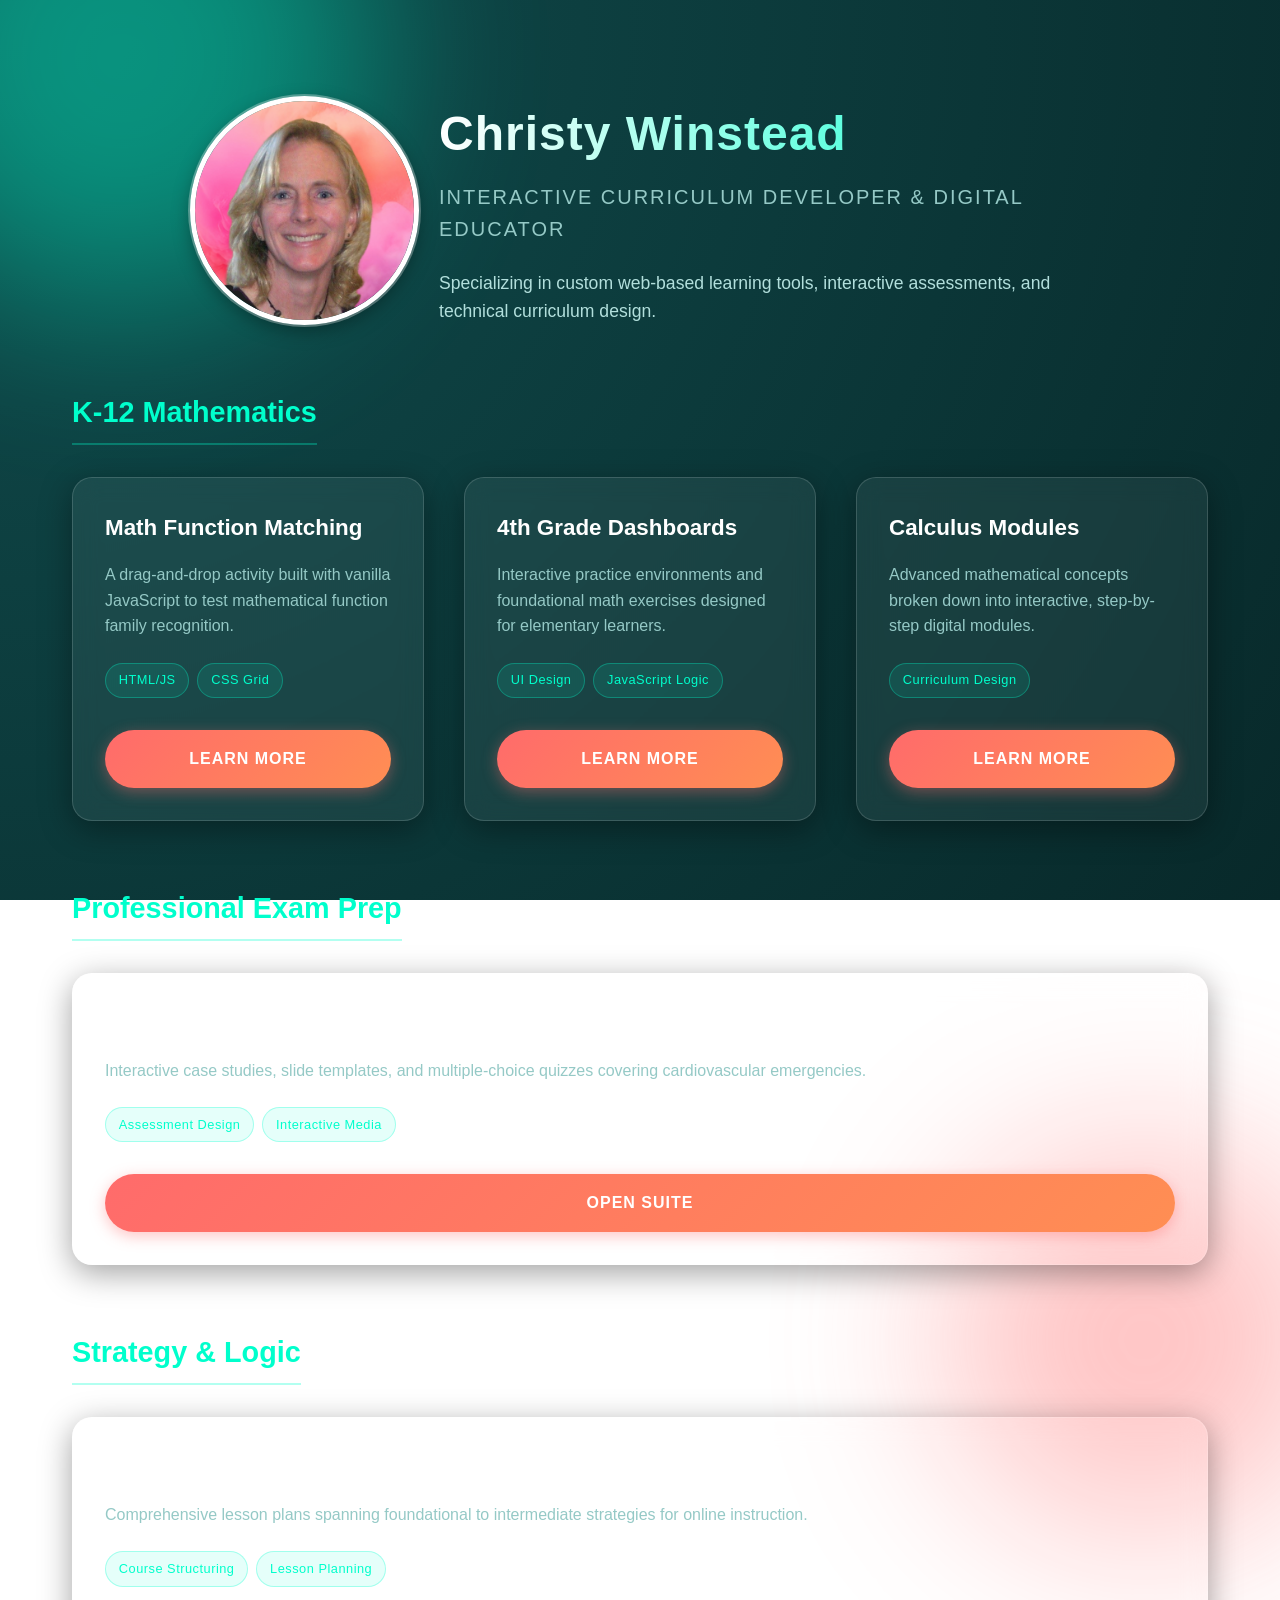
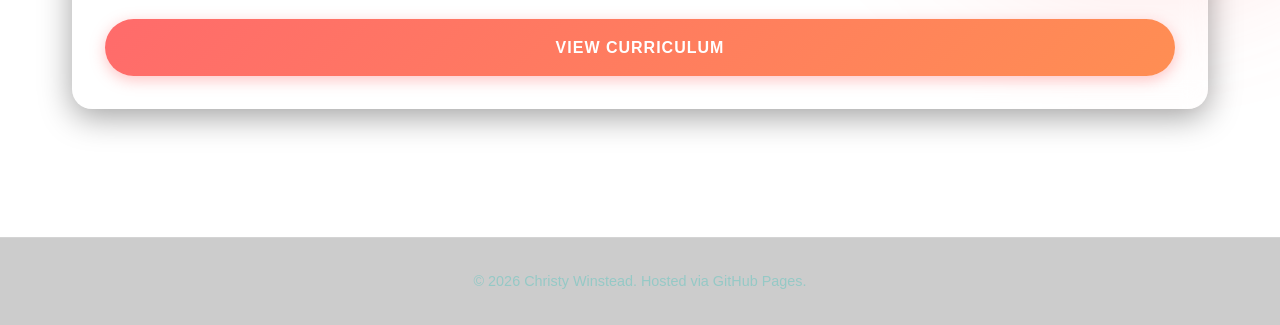
<file: index.html>
<!DOCTYPE html>
<html lang="en">
<head>
    <meta charset="UTF-8">
    <meta name="viewport" content="width=device-width, initial-scale=1.0">
    <title>Christy Winstead | Interactive Portfolio</title>
    <link rel="stylesheet" href="style.css?v=mobile-responsive">
</head>
<body>
    <!-- Decorative background elements -->
    <div class="blob blob-1"></div>
    <div class="blob blob-2"></div>

    <header>
        <div class="header-container">
            <div class="header-intro">
                <img src="profile-image.jpg" alt="Christy Winstead" class="profile-avatar">
                <div class="header-copy">
                    <h1>Christy Winstead</h1>
                    <h2>Interactive Curriculum Developer & Digital Educator</h2>
                    <p>Specializing in custom web-based learning tools, interactive assessments, and technical curriculum design.</p>
                </div>
            </div>
        </div>
    </header>

    <main class="portfolio-container">
        <!-- K-12 Mathematics Section -->
        <section class="portfolio-section">
            <h3>K-12 Mathematics</h3>
            <div class="grid">
                <div class="card">
                    <div class="card-content">
                        <h4>Math Function Matching</h4>
                        <p>A drag-and-drop activity built with vanilla JavaScript to test mathematical function family recognition.</p>
                        <div class="tags">
                            <span class="tag">HTML/JS</span>
                            <span class="tag">CSS Grid</span>
                        </div>
                    </div>
                    <div class="card-action">
                        <a href="./K12_Mathematics/Function_Matching_DragDrop/index.html" class="btn">Learn More</a>
                    </div>
                </div>
                
                <div class="card">
                    <div class="card-content">
                        <h4>4th Grade Dashboards</h4>
                        <p>Interactive practice environments and foundational math exercises designed for elementary learners.</p>
                        <div class="tags">
                            <span class="tag">UI Design</span>
                            <span class="tag">JavaScript Logic</span>
                        </div>
                    </div>
                    <div class="card-action">
                        <a href="./K12_Mathematics/4th_Grade_Activities/index.html" class="btn">Learn More</a>
                    </div>
                </div>

                <div class="card">
                    <div class="card-content">
                        <h4>Calculus Modules</h4>
                        <p>Advanced mathematical concepts broken down into interactive, step-by-step digital modules.</p>
                        <div class="tags">
                            <span class="tag">Curriculum Design</span>
                        </div>
                    </div>
                    <div class="card-action">
                        <a href="./K12_Mathematics/Calculus_Modules/index.html" class="btn">Learn More</a>
                    </div>
                </div>
            </div>
        </section>

        <!-- Professional Exam Prep Section -->
        <section class="portfolio-section">
            <h3>Professional Exam Prep</h3>
            <div class="grid">
                <div class="card">
                    <div class="card-content">
                        <h4>NREMT Clinical Review</h4>
                        <p>Interactive case studies, slide templates, and multiple-choice quizzes covering cardiovascular emergencies.</p>
                        <div class="tags">
                            <span class="tag">Assessment Design</span>
                            <span class="tag">Interactive Media</span>
                        </div>
                    </div>
                    <div class="card-action">
                        <a href="./Professional_Exam_Prep/NREMT_Review_Suite/index.html" class="btn">Open Suite</a>
                    </div>
                </div>
            </div>
        </section>

        <!-- Strategy & Logic Section -->
        <section class="portfolio-section">
            <h3>Strategy & Logic</h3>
            <div class="grid">
                <div class="card">
                    <div class="card-content">
                        <h4>16-Session Chess Curriculum</h4>
                        <p>Comprehensive lesson plans spanning foundational to intermediate strategies for online instruction.</p>
                        <div class="tags">
                            <span class="tag">Course Structuring</span>
                            <span class="tag">Lesson Planning</span>
                        </div>
                    </div>
                    <div class="card-action">
                        <a href="./Strategy_and_Logic/Chess_Curriculum/index.html" class="btn">View Curriculum</a>
                    </div>
                </div>
            </div>
        </section>
    </main>

    <footer>
        <p>&copy; 2026 Christy Winstead. Hosted via GitHub Pages.</p>
    </footer>

    <script>
        (() => {
            const intro = document.querySelector('.header-intro');
            const copy = document.querySelector('.header-copy');

            if (!intro || !copy) return;

            const syncPortraitSize = () => {
                const isMobile = window.matchMedia('(max-width: 640px)').matches;
                const size = isMobile ? 112 : Math.round(copy.getBoundingClientRect().height);
                intro.style.setProperty('--portrait-size', `${size}px`);
            };

            syncPortraitSize();
            new ResizeObserver(syncPortraitSize).observe(copy);
            window.addEventListener('resize', syncPortraitSize);
            window.addEventListener('load', syncPortraitSize);
        })();
    </script>
</body>
</html>
</file>
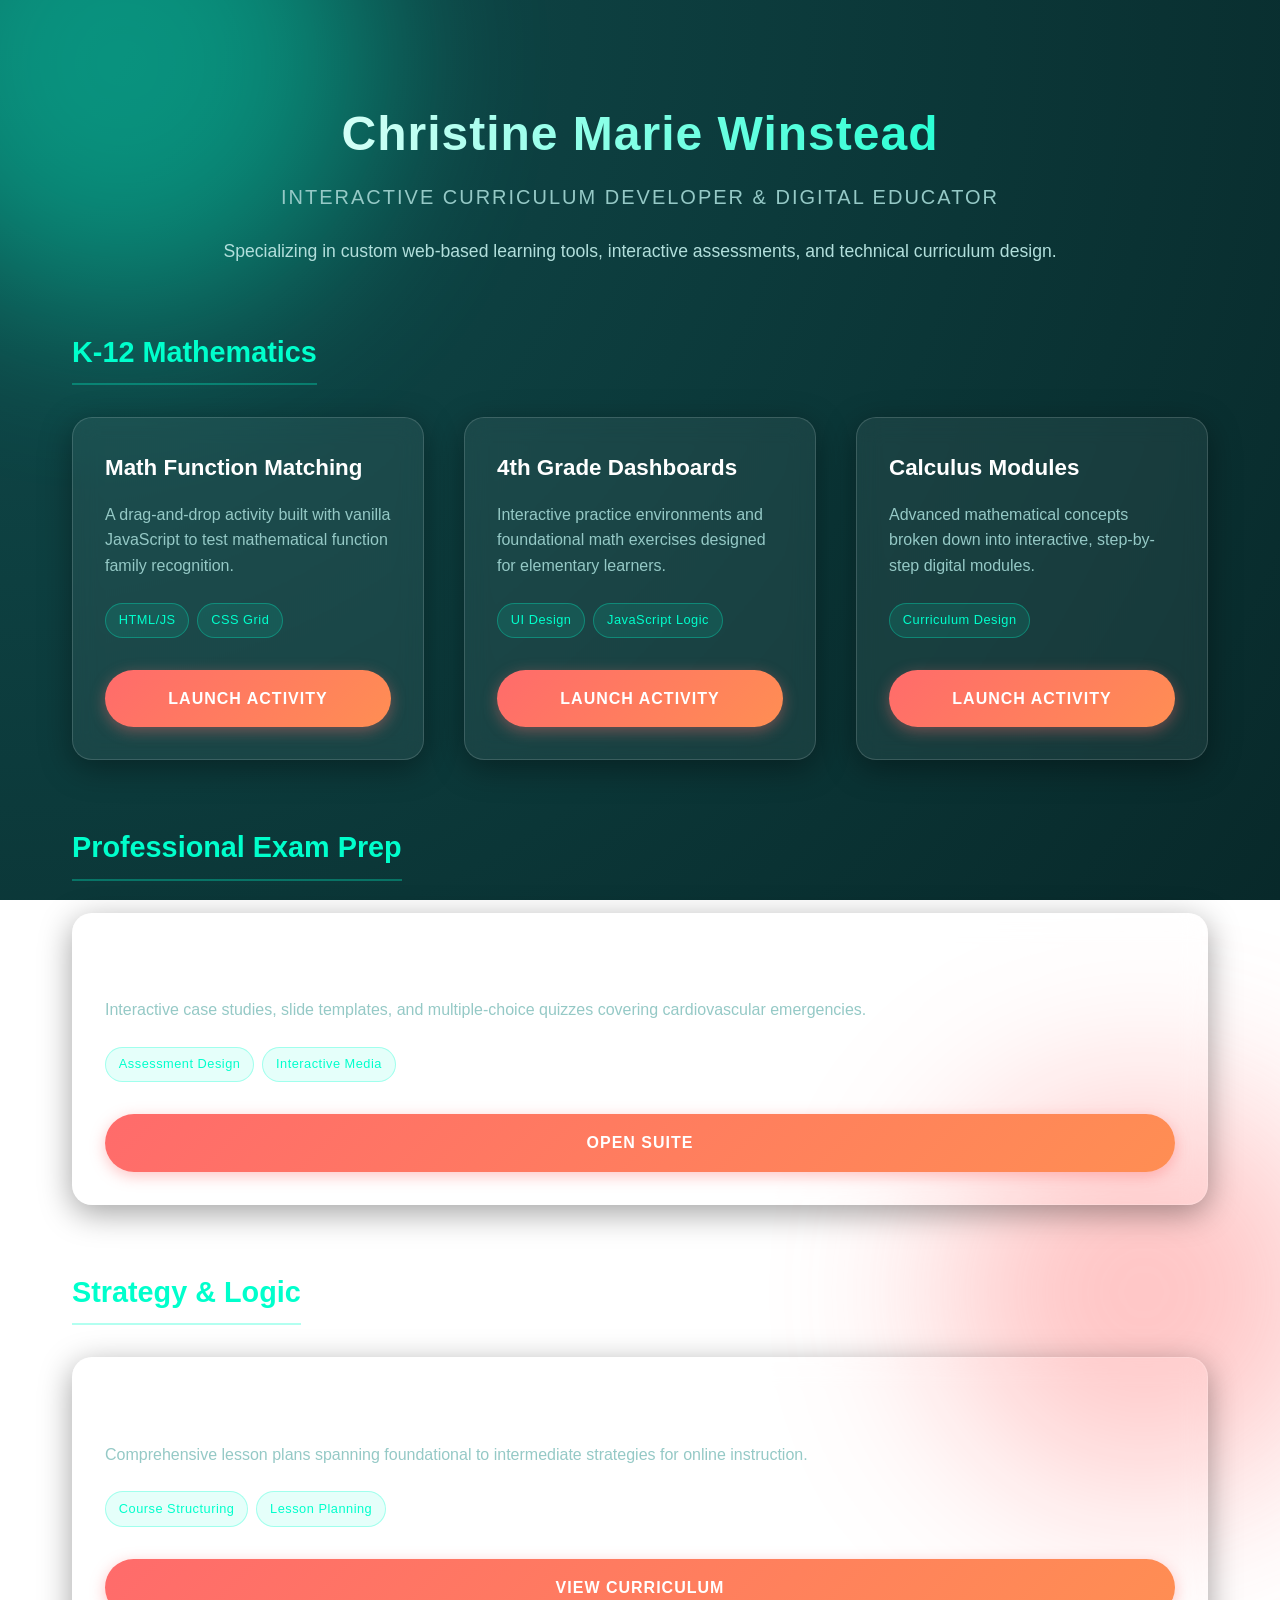
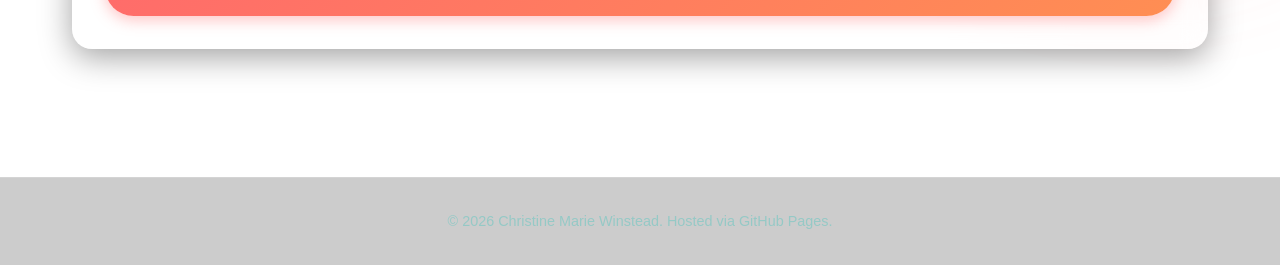
<file: portfolio-dashboard-gemini.html>
<!DOCTYPE html>
<html lang="en">
<head>
    <meta charset="UTF-8">
    <meta name="viewport" content="width=device-width, initial-scale=1.0">
    <title>Christine Marie Winstead | Interactive Portfolio</title>
    <link rel="stylesheet" href="style.css">
</head>
<body>
    <!-- Decorative background elements -->
    <div class="blob blob-1"></div>
    <div class="blob blob-2"></div>

    <header>
        <div class="header-container">
            <h1>Christine Marie Winstead</h1>
            <h2>Interactive Curriculum Developer & Digital Educator</h2>
            <p>Specializing in custom web-based learning tools, interactive assessments, and technical curriculum design.</p>
        </div>
    </header>

    <main class="portfolio-container">
        <!-- K-12 Mathematics Section -->
        <section class="portfolio-section">
            <h3>K-12 Mathematics</h3>
            <div class="grid">
                <div class="card">
                    <div class="card-content">
                        <h4>Math Function Matching</h4>
                        <p>A drag-and-drop activity built with vanilla JavaScript to test mathematical function family recognition.</p>
                        <div class="tags">
                            <span class="tag">HTML/JS</span>
                            <span class="tag">CSS Grid</span>
                        </div>
                    </div>
                    <div class="card-action">
                        <a href="./K12_Mathematics/Function_Matching_DragDrop/index.html" class="btn">Launch Activity</a>
                    </div>
                </div>
                
                <div class="card">
                    <div class="card-content">
                        <h4>4th Grade Dashboards</h4>
                        <p>Interactive practice environments and foundational math exercises designed for elementary learners.</p>
                        <div class="tags">
                            <span class="tag">UI Design</span>
                            <span class="tag">JavaScript Logic</span>
                        </div>
                    </div>
                    <div class="card-action">
                        <a href="./K12_Mathematics/4th_Grade_Activities/index.html" class="btn">Launch Activity</a>
                    </div>
                </div>

                <div class="card">
                    <div class="card-content">
                        <h4>Calculus Modules</h4>
                        <p>Advanced mathematical concepts broken down into interactive, step-by-step digital modules.</p>
                        <div class="tags">
                            <span class="tag">Curriculum Design</span>
                        </div>
                    </div>
                    <div class="card-action">
                        <a href="./K12_Mathematics/Calculus_Modules/index.html" class="btn">Launch Activity</a>
                    </div>
                </div>
            </div>
        </section>

        <!-- Professional Exam Prep Section -->
        <section class="portfolio-section">
            <h3>Professional Exam Prep</h3>
            <div class="grid">
                <div class="card">
                    <div class="card-content">
                        <h4>NREMT Clinical Review</h4>
                        <p>Interactive case studies, slide templates, and multiple-choice quizzes covering cardiovascular emergencies.</p>
                        <div class="tags">
                            <span class="tag">Assessment Design</span>
                            <span class="tag">Interactive Media</span>
                        </div>
                    </div>
                    <div class="card-action">
                        <a href="./Professional_Exam_Prep/NREMT_Review_Suite/index.html" class="btn">Open Suite</a>
                    </div>
                </div>
            </div>
        </section>

        <!-- Strategy & Logic Section -->
        <section class="portfolio-section">
            <h3>Strategy & Logic</h3>
            <div class="grid">
                <div class="card">
                    <div class="card-content">
                        <h4>16-Session Chess Curriculum</h4>
                        <p>Comprehensive lesson plans spanning foundational to intermediate strategies for online instruction.</p>
                        <div class="tags">
                            <span class="tag">Course Structuring</span>
                            <span class="tag">Lesson Planning</span>
                        </div>
                    </div>
                    <div class="card-action">
                        <a href="./Strategy_and_Logic/Chess_Curriculum/index.html" class="btn">View Curriculum</a>
                    </div>
                </div>
            </div>
        </section>
    </main>

    <footer>
        <p>&copy; 2026 Christine Marie Winstead. Hosted via GitHub Pages.</p>
    </footer>
</body>
</html>
</file>
<file: style.css>
:root {
    /* Color Palette */
    --bg-dark-teal: #08292a;
    --bg-light-teal: #104c4d;
    --accent-glow: #00ffcc;
    --btn-gradient-1: #ff6b6b;
    --btn-gradient-2: #ff8e53;
    --text-main: #e0f7f6;
    --text-muted: #95c9c6;
    
    /* Glassmorphism Settings */
    --glass-bg: rgba(255, 255, 255, 0.06);
    --glass-border: rgba(255, 255, 255, 0.15);
    --glass-shadow: 0 8px 32px 0 rgba(0, 0, 0, 0.37);
}

* {
    box-sizing: border-box;
    margin: 0;
    padding: 0;
    font-family: 'Inter', 'Segoe UI', Tahoma, Geneva, Verdana, sans-serif;
}

body {
    background: radial-gradient(circle at top left, var(--bg-light-teal), var(--bg-dark-teal));
    background-attachment: fixed;
    color: var(--text-main);
    line-height: 1.6;
    position: relative;
    overflow-x: hidden;
}

/* Abstract Background Blobs for Creativity */
.blob {
    position: absolute;
    filter: blur(90px);
    z-index: -1;
    opacity: 0.4;
    border-radius: 50%;
}
.blob-1 {
    top: -10%;
    left: -10%;
    width: 500px;
    height: 500px;
    background: #00ffcc;
}
.blob-2 {
    bottom: 20%;
    right: -5%;
    width: 400px;
    height: 400px;
    background: #ff6b6b;
}

/* Header Styling */
header {
    padding: 6rem 2rem 4rem;
    text-align: center;
}

.header-container {
    max-width: 900px;
    margin: 0 auto;
}

.header-intro {
    --portrait-size: 230px;
    display: flex;
    align-items: flex-start;
    gap: 1.25rem;
    text-align: left;
}

.profile-avatar {
    width: var(--portrait-size);
    height: var(--portrait-size);
    flex: 0 0 var(--portrait-size);
    object-fit: cover;
    object-position: center;
    border: 5px solid #ffffff;
    border-radius: 50%;
    box-shadow: 0 0 0 2px rgba(255, 255, 255, 0.3), 0 6px 18px rgba(0, 0, 0, 0.34);
}

.header-copy {
    min-width: 0;
}

.header-container h1 {
    font-size: 3rem;
    margin-bottom: 0.5rem;
    background: linear-gradient(to right, #ffffff, var(--accent-glow));
    -webkit-background-clip: text;
    -webkit-text-fill-color: transparent;
    letter-spacing: 1px;
}

.header-container h2 {
    font-size: 1.25rem;
    font-weight: 300;
    color: var(--text-muted);
    margin-bottom: 1.5rem;
    text-transform: uppercase;
    letter-spacing: 2px;
}

.header-container p {
    font-size: 1.1rem;
    color: #b2dfdc;
}

@media (max-width: 640px) {
    header {
        padding: 4rem 1.25rem 3rem;
    }

    .header-intro {
        gap: 1rem;
    }

    .profile-avatar {
        width: 112px;
        height: 112px;
        flex-basis: 112px;
    }

    .header-container h1 {
        font-size: 2.15rem;
    }

    .header-container h2 {
        font-size: 0.95rem;
        letter-spacing: 1px;
        margin-bottom: 0.85rem;
    }

    .header-container p {
        font-size: 0.95rem;
    }
}

@media (max-width: 420px) {
    .header-intro {
        flex-direction: column;
        align-items: center;
        text-align: center;
    }

    .header-copy {
        width: 100%;
        text-align: center;
    }

    .header-container h1 {
        overflow-wrap: anywhere;
    }
}

/* Portfolio Layout */
.portfolio-container {
    max-width: 1200px;
    margin: 0 auto;
    padding: 0 2rem 4rem;
}

.portfolio-section {
    margin-bottom: 4rem;
}

.portfolio-section h3 {
    font-size: 1.8rem;
    color: var(--accent-glow);
    border-bottom: 2px solid rgba(0, 255, 204, 0.3);
    padding-bottom: 0.5rem;
    margin-bottom: 2rem;
    display: inline-block;
}

.grid {
    display: grid;
    grid-template-columns: repeat(auto-fit, minmax(320px, 1fr));
    gap: 2.5rem;
}

/* Glassmorphism Cards */
.card {
    background: var(--glass-bg);
    border: 1px solid var(--glass-border);
    backdrop-filter: blur(12px);
    -webkit-backdrop-filter: blur(12px);
    border-radius: 20px;
    box-shadow: var(--glass-shadow);
    display: flex;
    flex-direction: column;
    transition: transform 0.3s cubic-bezier(0.175, 0.885, 0.32, 1.275), border-color 0.3s ease;
    overflow: hidden;
}

.card:hover {
    transform: translateY(-10px);
    border-color: var(--accent-glow);
}

.card-content {
    padding: 2rem;
    flex-grow: 1;
}

.card-content h4 {
    font-size: 1.4rem;
    margin-bottom: 1rem;
    color: #ffffff;
}

.card-content p {
    font-size: 1rem;
    color: var(--text-muted);
    margin-bottom: 1.5rem;
}

/* Neon Tags */
.tags {
    display: flex;
    flex-wrap: wrap;
    gap: 0.5rem;
}

.tag {
    background: rgba(0, 255, 204, 0.1);
    color: var(--accent-glow);
    border: 1px solid rgba(0, 255, 204, 0.3);
    font-size: 0.8rem;
    font-weight: 500;
    padding: 0.4rem 0.8rem;
    border-radius: 50px;
    letter-spacing: 0.5px;
}

/* Vibrant Floating Buttons */
.card-action {
    padding: 0 2rem 2rem;
    text-align: center;
}

.btn {
    display: inline-block;
    width: 100%;
    background: linear-gradient(135deg, var(--btn-gradient-1), var(--btn-gradient-2));
    color: #ffffff;
    text-align: center;
    text-decoration: none;
    padding: 1rem 2rem;
    font-weight: 600;
    font-size: 1rem;
    border-radius: 50px;
    transition: all 0.3s ease;
    box-shadow: 0 4px 15px rgba(255, 107, 107, 0.4);
    text-transform: uppercase;
    letter-spacing: 1px;
}

.btn:hover {
    box-shadow: 0 8px 25px rgba(255, 107, 107, 0.6);
    transform: scale(1.05);
    background: linear-gradient(135deg, #ff7b7b, #ff9e63);
}

/* Footer */
footer {
    text-align: center;
    padding: 2rem;
    border-top: 1px solid var(--glass-border);
    color: var(--text-muted);
    font-size: 0.9rem;
    background: rgba(0, 0, 0, 0.2);
}
</file>
